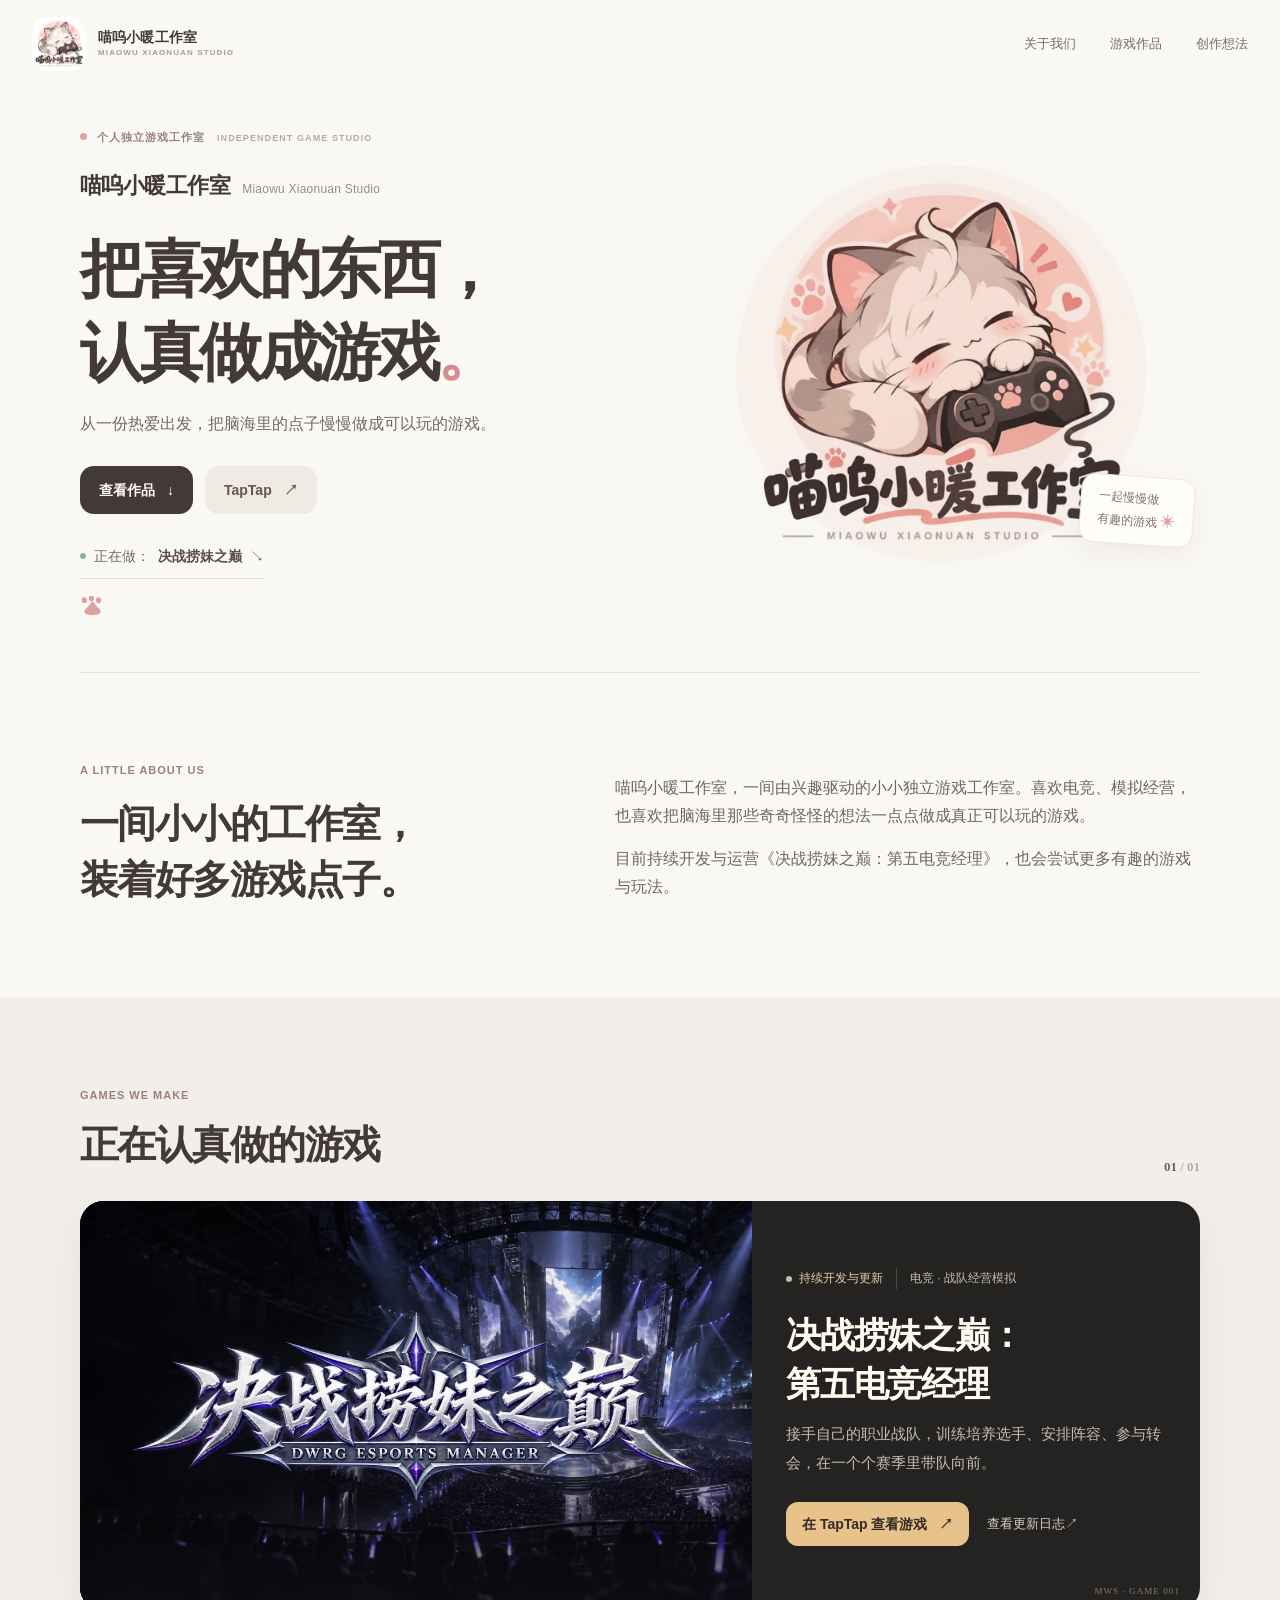
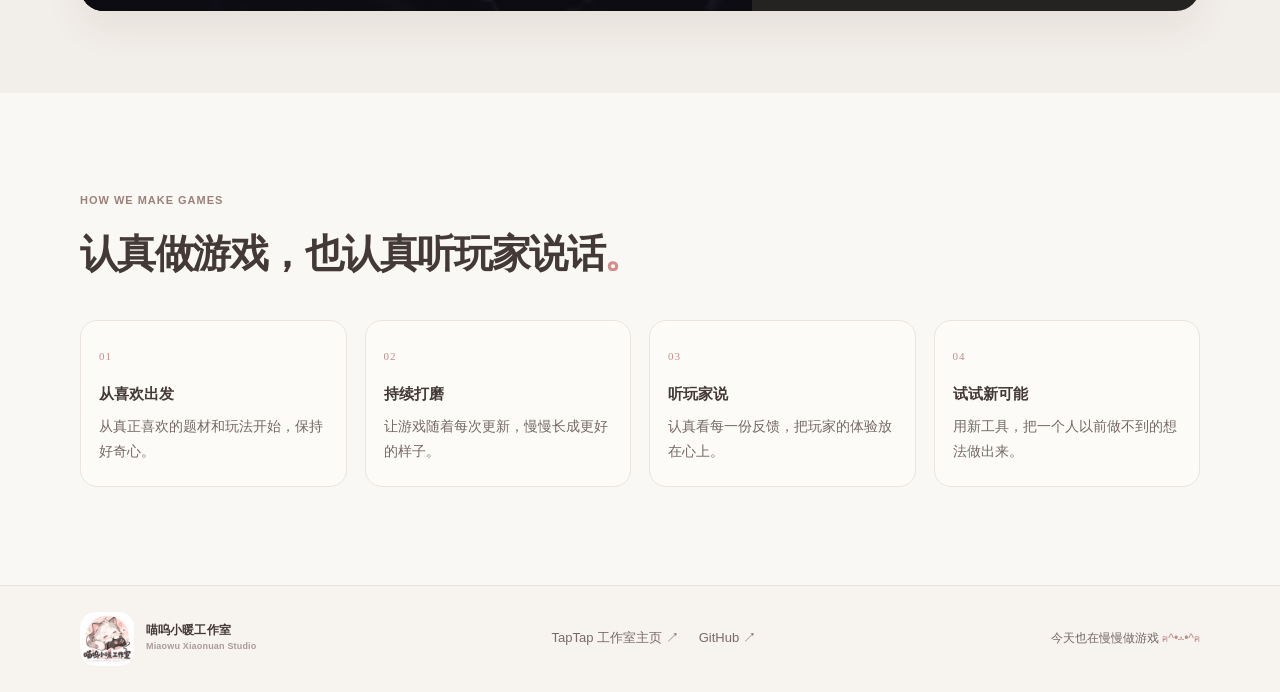
<file: index.html>
<!doctype html>
<html lang="zh-CN">
<head>
  <meta charset="utf-8">
  <meta name="viewport" content="width=device-width, initial-scale=1">
  <meta name="theme-color" content="#faf8f5">
  <meta name="description" content="喵呜小暖工作室是一间由兴趣驱动的独立游戏工作室，正在认真开发与运营《决战捞妹之巅：第五电竞经理》。">
  <meta property="og:type" content="website">
  <meta property="og:title" content="喵呜小暖工作室 · Miaowu Xiaonuan Studio">
  <meta property="og:description" content="把喜欢的东西，认真做成游戏。">
  <meta property="og:image" content="assets/og-image.png">
  <meta name="twitter:card" content="summary_large_image">
  <meta name="twitter:title" content="喵呜小暖工作室 · Miaowu Xiaonuan Studio">
  <meta name="twitter:description" content="把喜欢的东西，认真做成游戏。">
  <meta name="twitter:image" content="assets/og-image.png">
  <link rel="icon" type="image/png" sizes="32x32" href="assets/favicon-32.png">
  <link rel="icon" type="image/png" sizes="64x64" href="assets/favicon.png">
  <link rel="apple-touch-icon" href="assets/apple-touch-icon.png">
  <link rel="stylesheet" href="assets/site.css">
  <title>喵呜小暖工作室 · Miaowu Xiaonuan Studio</title>
</head>
<body>
  <a class="skip-link" href="#main">跳到主要内容</a>
  <header class="site-header">
    <a class="brand" href="#top" aria-label="喵呜小暖工作室首页"><img src="assets/studio-logo.webp" width="64" height="64" alt="喵呜小暖工作室：抱着游戏手柄的布偶猫标志"><span>喵呜小暖工作室<small>MIAOWU XIAONUAN STUDIO</small></span></a>
    <nav aria-label="主导航"><a href="#about"><span class="nav-full">关于我们</span><span class="nav-short">关于</span></a><a href="#games"><span class="nav-full">游戏作品</span><span class="nav-short">作品</span></a><a href="#values"><span class="nav-full">创作想法</span><span class="nav-short">想法</span></a></nav>
  </header>
  <main id="main">
    <section class="hero wrap" id="top" aria-labelledby="hero-title">
      <div class="hero-copy">
        <span class="eyebrow"><span class="dot"></span> 个人独立游戏工作室 <span class="en-label">INDEPENDENT GAME STUDIO</span></span>
        <div class="hero-identity"><strong>喵呜小暖工作室</strong><span>Miaowu Xiaonuan Studio</span></div><h1 id="hero-title">把喜欢的东西，<br>认真做成游戏<span class="period">。</span></h1>
        <p>从一份热爱出发，把脑海里的点子慢慢做成可以玩的游戏。</p>
        <div class="hero-actions"><a class="button button-primary" href="#games">查看作品 <span aria-hidden="true">↓</span></a><a class="button button-quiet" href="https://www.taptap.cn/developer/432179" aria-label="TapTap 工作室主页" target="_blank" rel="noopener">TapTap <span aria-hidden="true">↗</span></a></div>
        <a class="now-making" href="#games"><span class="now-dot"></span> 正在做：<strong>决战捞妹之巅</strong><span aria-hidden="true">↘</span></a>
        <span class="paw-doodle" aria-hidden="true"><svg viewBox="0 0 44 40"><path d="M22 35c-5 0-14-1-14-7 0-4 5-7 8-10 3-3 4-7 7-7s4 4 7 7c3 3 8 6 8 10 0 6-9 7-16 7ZM8 13c-3 0-5-3-5-6s2-5 5-5 5 3 5 6-2 5-5 5Zm13-3c-3 0-5-3-5-6s2-5 5-5 5 3 5 6-2 5-5 5Zm13 3c-3 0-5-3-5-6s2-5 5-5 5 3 5 6-2 5-5 5Z"/></svg></span>
      </div>
      <div class="hero-art"><div class="hero-halo"></div><img src="assets/studio-logo.webp" width="512" height="512" alt="工作室原创布偶猫抱着游戏手柄的吉祥物插画" fetchpriority="high"><span class="float-note">一起慢慢做<br>有趣的游戏 <span aria-hidden="true">✳</span></span></div>
    </section>
    <section class="about section wrap" id="about" aria-labelledby="about-title">
      <div class="section-heading"><span class="eyebrow">A LITTLE ABOUT US</span><h2 id="about-title">一间小小的工作室，<br>装着好多游戏点子。</h2></div>
      <div class="about-body"><p>喵呜小暖工作室，一间由兴趣驱动的小小独立游戏工作室。喜欢电竞、模拟经营，也喜欢把脑海里那些奇奇怪怪的想法一点点做成真正可以玩的游戏。</p><p>目前持续开发与运营《决战捞妹之巅：第五电竞经理》，也会尝试更多有趣的游戏与玩法。</p></div>
    </section>
    <section class="games section" id="games" aria-labelledby="games-title">
      <div class="wrap"><div class="section-heading games-heading"><div><span class="eyebrow">GAMES WE MAKE</span><h2 id="games-title">正在认真做的游戏</h2></div><span class="work-count">01 <i>/ 01</i></span></div>
        <article class="game-card">
          <div class="game-visual"><img class="game-backdrop" src="assets/game-key-art.jpg" width="1672" height="941" alt="" loading="lazy"><img class="game-logo" src="assets/game-logo.webp" width="1000" height="333" alt="决战捞妹之巅：第五电竞经理游戏标志" loading="lazy"></div>
          <div class="game-info"><div class="game-topline"><span class="status"><span></span> 持续开发与更新</span><span class="genre">电竞 · 战队经营模拟</span></div><h3>决战捞妹之巅：<br>第五电竞经理</h3><p>接手自己的职业战队，训练培养选手、安排阵容、参与转会，在一个个赛季里带队向前。</p><div class="game-actions"><a class="button button-gold" href="https://www.taptap.cn/app/902608" target="_blank" rel="noopener">在 TapTap 查看游戏 <span aria-hidden="true">↗</span></a><a class="feedback-link" href="https://www.taptap.cn/app/902608/topic?type=official" target="_blank" rel="noopener">查看更新日志 <span aria-hidden="true">↗</span></a></div><span class="game-index">MWS · GAME 001</span></div>
        </article>
      </div>
    </section>
    <section class="values section wrap" id="values" aria-labelledby="values-title"><div class="section-heading"><span class="eyebrow">HOW WE MAKE GAMES</span><h2 id="values-title"><span class="phrase">认真做游戏，</span><span class="phrase">也认真听玩家说话<span class="period">。</span></span></h2></div><div class="values-grid"><article><span class="value-number">01</span><h3>从喜欢出发</h3><p>从真正喜欢的题材和玩法开始，保持好奇心。</p></article><article><span class="value-number">02</span><h3>持续打磨</h3><p>让游戏随着每次更新，慢慢长成更好的样子。</p></article><article><span class="value-number">03</span><h3>听玩家说</h3><p>认真看每一份反馈，把玩家的体验放在心上。</p></article><article><span class="value-number">04</span><h3>试试新可能</h3><p>用新工具，把一个人以前做不到的想法做出来。</p></article></div></section>
  </main>
  <footer class="site-footer"><div class="wrap footer-inner"><a class="footer-brand" href="#top"><img src="assets/studio-logo.webp" width="54" height="54" alt="" loading="lazy"><span>喵呜小暖工作室<small>Miaowu Xiaonuan Studio</small></span></a><div class="footer-links"><a class="footer-taptap" href="https://www.taptap.cn/developer/432179" target="_blank" rel="noopener">TapTap 工作室主页 ↗</a><a class="footer-taptap" href="https://github.com/mikufufuouo" target="_blank" rel="noopener">GitHub ↗</a></div><p>今天也在慢慢做游戏 <span aria-hidden="true">ฅ^•ﻌ•^ฅ</span></p></div></footer>
</body>
</html>
</file>
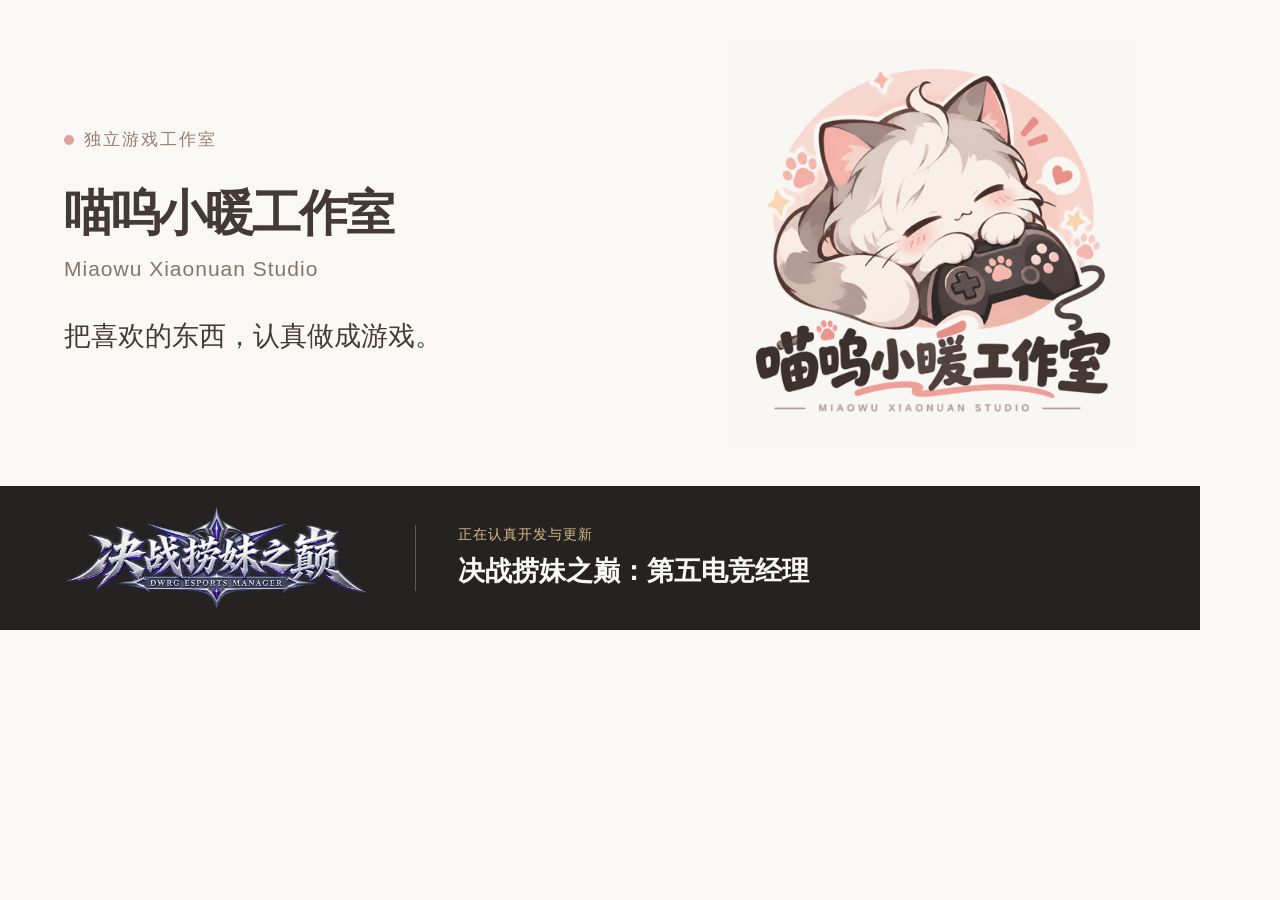
<file: design/og-card.html>
<!doctype html><html lang="zh-CN"><meta charset="utf-8"><title>喵呜小暖工作室分享图</title><style>
*{box-sizing:border-box}body{margin:0;width:1200px;height:630px;background:#faf8f5;color:#433936;font-family:-apple-system,BlinkMacSystemFont,'PingFang SC','Microsoft YaHei',sans-serif;overflow:hidden}.studio{height:486px;display:flex;align-items:center;padding:0 64px;gap:32px}.copy{flex:1}.eyebrow{font-size:17px;letter-spacing:2px;color:#967c76}.eyebrow:before{content:'';display:inline-block;width:10px;height:10px;border-radius:50%;margin-right:10px;background:#dfa2a0}h1{font-size:49px;letter-spacing:-2px;line-height:1.4;margin:28px 0 10px;font-weight:700}.english{font-size:21px;color:#827570;margin:0;letter-spacing:1px}.tagline{font-size:27px;line-height:1.6;margin:34px 0 0}.mascot{width:408px;height:408px;mix-blend-mode:multiply}.game{height:144px;display:flex;align-items:center;gap:46px;background:#252321;color:#faf8f5;padding:16px 64px}.game img{width:305px;height:auto}.game div{border-left:1px solid #665953;padding-left:42px}.game span{color:#d6b886;font-size:14px;letter-spacing:1px}.game h2{font-size:27px;line-height:1.4;margin:9px 0 0;font-weight:600}
</style><body><section class="studio"><div class="copy"><div class="eyebrow">独立游戏工作室</div><h1>喵呜小暖工作室</h1><p class="english">Miaowu Xiaonuan Studio</p><p class="tagline">把喜欢的东西，认真做成游戏。</p></div><img class="mascot" src="../assets/studio-logo.png" alt=""></section><section class="game"><img src="../assets/game-logo.png" alt=""><div><span>正在认真开发与更新</span><h2>决战捞妹之巅：第五电竞经理</h2></div></section></body></html>
</file>
<file: assets/site.css>
/* Theme and base elements */
:root {
  color-scheme: light;
  --paper: #faf8f5;
  --cream: #f4f0ec;
  --ink: #433936;
  --muted: #897d78;
  --pink: #dfa2a0;
  --blue: #7eadb9;
  --line: #e8e1dc;
  --dark: #252321;
  --gold: #e7c28a;
  --serif: Georgia,"Noto Serif SC",serif
}

* {
  box-sizing: border-box
}

html {
  scroll-behavior: smooth;
  scroll-padding-top: 90px
}

body {
  margin: 0;
  background: var(--paper);
  color: var(--ink);
  font-family: -apple-system,BlinkMacSystemFont,"Segoe UI","PingFang SC","Hiragino Sans GB","Microsoft YaHei",sans-serif;
  font-size: 16px;
  line-height: 1.75;
  -webkit-font-smoothing: antialiased
}

a {
  color: inherit;
  text-decoration: none
}

.wrap {
  width: min(1120px,calc(100% - 64px));
  margin-inline: auto
}

.skip-link {
  position: absolute;
  top: -60px;
  left: 18px;
  background: white;
  padding: 10px 16px;
  border-radius: 10px;
  z-index: 10
}

.skip-link:focus {
  top: 12px
}

/* Header and navigation */
.site-header {
  height: 88px;
  display: flex;
  align-items: center;
  justify-content: space-between;
  width: min(1240px,calc(100% - 64px));
  margin: auto
}

.brand,.footer-brand {
  display: flex;
  align-items: center;
  gap: 12px;
  font-size: 14px;
  font-weight: 750;
  line-height: 1.3;
  letter-spacing: .01em
}

.brand img {
  width: 54px;
  height: 54px;
  object-fit: cover;
  border-radius: 16px
}

.brand small,.footer-brand small {
  display: block;
  color: #aa9c96;
  font: 600 8px/1.8 -apple-system,BlinkMacSystemFont,"Segoe UI",sans-serif;
  letter-spacing: .14em
}

.site-header nav {
  display: flex;
  gap: 34px;
  font-size: 13px;
  color: #766b66
}

.site-header nav a {
  min-width: 44px;
  min-height: 44px;
  display: flex;
  align-items: center;
  justify-content: center;
  padding: 10px 0;
  white-space: nowrap
}

.nav-short {
  display: none
}

.site-header nav a:hover,.footer-taptap:hover,.feedback-link:hover {
  color: #ac6d70
}

/* Hero */
.hero {
  min-height: 545px;
  display: grid;
  grid-template-columns: 1.05fr .95fr;
  align-items: center;
  gap: 30px;
  padding-top: 34px;
  padding-bottom: 54px
}

.hero-copy {
  position: relative;
  z-index: 1
}

.eyebrow {
  font-size: 11px;
  font-weight: 700;
  letter-spacing: .09em;
  color: #9b817a
}

.en-label {
  font-size: 9px;
  letter-spacing: .12em;
  color: #b6a9a3;
  margin-left: 8px
}

.dot {
  display: inline-block;
  width: 7px;
  height: 7px;
  border-radius: 50%;
  background: var(--pink);
  vertical-align: 1px;
  margin-right: 6px
}

.hero h1 {
  font-size: clamp(39px,5.1vw,63px);
  line-height: 1.32;
  letter-spacing: -.055em;
  font-weight: 730;
  margin: 22px 0 16px
}

.period {
  color: #d58d8d
}

.hero-identity {
  display: flex;
  align-items: baseline;
  gap: 12px;
  margin-top: 17px
}

.hero-identity strong {
  font-size: 22px;
  letter-spacing: -.025em;
  white-space: nowrap
}

.hero-identity span {
  font-size: 12px;
  color: #998b85;
  letter-spacing: .02em
}

.hero-copy>p {
  font-size: 16px;
  color: #746864;
  margin: 0;
  max-width: 440px
}

.hero-actions {
  display: flex;
  gap: 12px;
  flex-wrap: wrap;
  margin-top: 28px
}

.button {
  min-height: 48px;
  display: inline-flex;
  align-items: center;
  justify-content: center;
  gap: 12px;
  padding: 0 19px;
  border-radius: 14px;
  font-weight: 650;
  font-size: 14px;
  transition: transform .16s ease,background-color .2s,color .2s
}

.button:active {
  transform: translateY(1px)
}

.button-primary {
  background: var(--ink);
  color: #fffaf7
}

.button-primary:hover {
  background: #5b4c47
}

.button-quiet {
  background: #f0eae5;
  color: #645651
}

.button-quiet:hover {
  background: #eae1db
}

.hero-art {
  height: 440px;
  position: relative;
  display: grid;
  place-items: center
}

.hero-halo {
  position: absolute;
  width: min(410px,90%);
  aspect-ratio: 1;
  border-radius: 50%;
  background: radial-gradient(circle at 50% 45%,#f6e6df 0,#f6e6df 54%,#f8f1ec 55%,#f8f1ec 69%,transparent 70%)
}

.hero-art>img {
  z-index: 1;
  width: min(410px,100%);
  height: auto;
  mix-blend-mode: multiply;
  border-radius: 36px
}

.float-note {
  position: absolute;
  z-index: 2;
  right: 1%;
  bottom: 45px;
  transform: rotate(4deg);
  background: #fffdfa;
  padding: 12px 17px;
  border: 1px solid #f0e7e1;
  border-radius: 15px;
  box-shadow: 0 8px 24px #5b413512;
  font-size: 12px;
  line-height: 1.6;
  color: #82716b
}

.float-note span {
  color: var(--pink);
  font-size: 15px
}

.now-making {
  min-height: 44px;
  margin-top: 21px;
  display: inline-flex;
  gap: 8px;
  align-items: center;
  border-bottom: 1px solid #e7dcd5;
  padding: 5px 0;
  color: #746864;
  font-size: 14px
}

.now-making strong {
  color: #5d4c47;
  font-weight: 700
}

.now-making>span:first-child {
  width: 6px;
  height: 6px;
  border-radius: 50%;
  background: #8caf9f
}

.paw-doodle {
  display: block;
  width: 24px;
  height: 22px;
  margin-top: 17px;
  color: #dba2a0
}

.paw-doodle svg {
  width: 100%;
  height: 100%;
  fill: currentColor
}

/* About and shared section spacing */
.section {
  padding-top: 82px;
  padding-bottom: 82px
}

.about {
  display: grid;
  grid-template-columns: .9fr 1.1fr;
  gap: 56px;
  border-top: 1px solid var(--line);
  align-items: start
}

.section-heading h2 {
  font-size: clamp(27px,3.2vw,39px);
  line-height: 1.45;
  letter-spacing: -.04em;
  margin: 13px 0 0;
  font-weight: 700
}

.section-heading h2 .phrase {
  display: inline-block
}


.about-body {
  padding-top: 19px;
  color: #716661;
  font-size: 16px
}

.about-body p {
  margin: 0 0 15px
}

/* Featured game */
.games {
  background: #f2eee9
}

.games-heading {
  display: flex;
  align-items: end;
  justify-content: space-between;
  margin-bottom: 28px
}

.games-heading h2 {
  margin-top: 9px
}

.work-count {
  font: 600 13px/1 Georgia,serif;
  color: #71645c
}

.work-count i {
  font-style: normal;
  color: #b3a9a2
}

.game-card {
  display: grid;
  grid-template-columns: 1.2fr .8fr;
  background: var(--dark);
  border-radius: 24px;
  overflow: hidden;
  box-shadow: 0 16px 38px #4a352013;
  color: #f8f2e9
}

.game-visual {
  min-height: 410px;
  position: relative;
  overflow: hidden;
  background: #111322
}

.game-visual:after {
  content: "";
  position: absolute;
  inset: 45% 0 0;
  background: linear-gradient(transparent,#111018aa);
  pointer-events: none
}

.game-visual .game-backdrop {
  position: absolute;
  width: 100%;
  height: 100%;
  object-fit: cover;
  inset: 0
}

.game-visual .game-logo {
  position: absolute;
  z-index: 2;
  left: 7.5%;
  top: 50%;
  width: 85%;
  height: auto;
  max-height: 82%;
  object-fit: contain;
  transform: translateY(-50%);
  filter: drop-shadow(0 4px 15px #10101c99)
}

.game-info {
  position: relative;
  padding: 36px 34px 34px;
  display: flex;
  flex-direction: column;
  justify-content: center
}

.game-topline {
  display: flex;
  gap: 13px;
  align-items: center;
  flex-wrap: wrap;
  font-size: 12px;
  color: #c6bdb2
}

.status {
  display: inline-flex;
  align-items: center;
  gap: 7px;
  color: #e5cda8
}

.status span {
  width: 6px;
  height: 6px;
  background: #a8c9a4;
  border-radius: 50%
}

.genre {
  border-left: 1px solid #514b44;
  padding-left: 13px
}

.game-info h3 {
  font-size: clamp(25px,3vw,35px);
  line-height: 1.4;
  letter-spacing: -.035em;
  margin: 21px 0 12px;
  color: #fff9ef
}

.game-info>p {
  font-size: 15px;
  line-height: 1.9;
  color: #c4bdb4;
  margin: 0;
  max-width: 380px
}

.game-actions {
  display: flex;
  flex-wrap: wrap;
  align-items: center;
  gap: 18px;
  margin-top: 25px
}

.button-gold {
  min-height: 44px;
  border-radius: 12px;
  background: #e7c28a;
  color: #332b25;
  padding-inline: 16px;
  font-size: 14px
}

.button-gold:hover {
  background: #f0d5a8
}

.feedback-link {
  min-height: 44px;
  display: inline-flex;
  align-items: center;
  font-size: 13px;
  color: #d7cec3
}

.game-index {
  position: absolute;
  bottom: 15px;
  right: 20px;
  font: 9px Georgia,serif;
  letter-spacing: .12em;
  color: #82796f
}

/* Studio values and footer */
.values {
  padding-top: 92px;
  padding-bottom: 98px
}

.values .section-heading {
  max-width: 720px
}

.values-grid {
  display: grid;
  grid-template-columns: repeat(4,1fr);
  gap: 18px;
  margin-top: 37px
}

.values-grid article {
  padding: 20px 18px 21px;
  border: 1px solid #ebe4df;
  border-radius: 17px;
  background: #fdfbf8;
  transition: transform .2s ease,box-shadow .2s ease
}

.values-grid article:hover {
  transform: translateY(-2px);
  box-shadow: 0 8px 22px #5b41350b
}

.value-number {
  font: 11px Georgia,serif;
  color: #c28d89;
  letter-spacing: .1em
}

.values-grid h3 {
  font-size: 15px;
  margin: 12px 0 7px
}

.values-grid p {
  font-size: 14px;
  color: #746864;
  margin: 0;
  line-height: 1.8
}

.site-footer {
  border-top: 1px solid var(--line);
  padding: 26px 0;
  background: #f7f3ef
}

.footer-inner {
  display: flex;
  align-items: center;
  justify-content: space-between;
  gap: 18px
}

.footer-brand {
  font-size: 12px
}

.footer-brand img {
  object-fit: cover;
  border-radius: 15px
}

.footer-brand small {
  font-size: 9px;
  letter-spacing: .02em;
  text-transform: none
}

.footer-links {
  display: flex;
  gap: 20px;
  align-items: center
}

.footer-taptap {
  min-height: 44px;
  display: inline-flex;
  align-items: center;
  font-size: 13px;
  color: #796b65
}

.footer-inner>p {
  margin: 0;
  color: #746864;
  font-size: 12px
}

.footer-inner>p span {
  color: #bd8886
}

/* Responsive layouts */
@media(max-width:800px) {
  .wrap {
    width: min(100% - 42px,620px)
  }
  .site-header {
    width: calc(100% - 42px);
    height: 76px
  }
  .brand img {
    width: 46px;
    height: 46px
  }
  .site-header nav {
    gap: 17px;
    font-size: 13px
  }
  .hero {
    grid-template-columns: 1fr .85fr;
    gap: 8px;
    min-height: 450px;
    padding-top: 22px;
    padding-bottom: 45px
  }
  .hero h1 {
    font-size: clamp(32px,4.8vw,40px)
  }
  .hero-identity {
    flex-direction: column;
    align-items: flex-start;
    gap: 2px
  }
  .hero-art {
    height: 340px
  }
  .hero-art>img {
    width: 100%
  }
  .hero-halo {
    width: 95%
  }
  .float-note {
    font-size: 10px;
    right: -3%;
    bottom: 16px
  }
  .button {
    padding: 0 14px;
    font-size: 14px
  }
  .hero-actions {
    gap: 8px
  }
  .en-label {
    display: block;
    margin-left: 15px;
    margin-top: 3px
  }
  .section {
    padding-top: 64px;
    padding-bottom: 64px
  }
  .about {
    gap: 30px
  }
  .game-card {
    grid-template-columns: 1fr 1fr
  }
  .game-visual {
    min-height: 370px
  }
  .game-info {
    padding: 25px 22px 35px
  }
  .values-grid {
    grid-template-columns: repeat(2,1fr)
  }
}

@media(max-width:560px) {
  .wrap {
    width: calc(100% - 40px)
  }
  .site-header {
    width: calc(100% - 36px);
    height: 70px
  }
  .brand {
    gap: 8px;
    font-size: 12px
  }
  .brand img {
    width: 40px;
    height: 40px;
    border-radius: 12px
  }
  .brand small {
    display: none
  }
  .site-header nav {
    gap: 7px;
    font-size: 13px
  }
  .nav-full {
    display: none
  }
  .nav-short {
    display: inline
  }
  .site-header nav a {
    padding: 12px 0
  }
  .hero {
    display: flex;
    flex-direction: column;
    align-items: stretch;
    gap: 0;
    padding-top: 40px;
    padding-bottom: 35px;
    min-height: 0
  }
  .hero-copy {
    order: 1
  }
  .hero .eyebrow {
    font-size: 10px
  }
  .en-label {
    display: none
  }
  .hero h1 {
    font-size: clamp(37px,10.2vw,48px);
    margin: 17px 0 10px;
    line-height: 1.38
  }
  .hero-copy>p {
    font-size: 16px
  }
  .hero-actions {
    margin-top: 20px;
    gap: 8px
  }
  .button {
    min-height: 46px;
    padding-inline: 13px;
    font-size: 14px;
    border-radius: 12px
  }
  .hero-art {
    order: 2;
    height: min(77vw,330px);
    margin-top: 5px
  }
  .hero-art>img {
    width: min(78vw,320px);
    border-radius: 25px
  }
  .hero-halo {
    width: min(75vw,300px)
  }
  .float-note {
    right: 1%;
    bottom: 8px
  }
  .paw-doodle {
    position: absolute;
    right: 0;
    top: auto;
    bottom: 12px;
    margin: 0
  }
  .now-making {
    margin-top: 13px;
    font-size: 13px
  }
  .section {
    padding-top: 55px;
    padding-bottom: 55px
  }
  .about {
    display: block
  }
  .section-heading h2 {
    font-size: 29px;
    line-height: 1.42
  }
  .about-body {
    padding-top: 16px;
    font-size: 16px;
    line-height: 1.9
  }
  .games-heading {
    margin-bottom: 20px
  }
  .game-card {
    grid-template-columns: 1fr;
    border-radius: 19px
  }
  .game-visual {
    min-height: 0;
    aspect-ratio: 1.55
  }
  .game-info {
    padding: 24px 21px 39px
  }
  .game-info h3 {
    font-size: 26px;
    margin: 14px 0 8px
  }
  .game-info>p {
    font-size: 14px
  }
  .game-actions {
    margin-top: 17px;
    gap: 13px
  }
  .values {
    padding-top: 66px;
    padding-bottom: 68px
  }
  .values-grid {
    gap: 10px;
    margin-top: 25px
  }
  .values-grid article {
    padding: 15px 13px;
    border-radius: 14px
  }
  .values-grid h3 {
    font-size: 14px;
    margin-top: 9px
  }
  .values-grid p {
    font-size: 14px
  }
  .footer-inner {
    flex-wrap: wrap
  }
  .footer-brand {
    flex: 1 1 65%
  }
  .footer-brand img {
    width: 44px;
    height: 44px
  }
  .footer-links {
    order: 3;
    width: 100%;
    padding-top: 8px;
    border-top: 1px solid var(--line)
  }
  .footer-inner>p {
    margin-left: auto
  }
}

@media(max-width:360px) {
  .wrap {
    width: calc(100% - 32px)
  }
  .site-header {
    width: calc(100% - 24px)
  }
  .brand img {
    width: 36px;
    height: 36px
  }
  .brand {
    font-size: 12px;
    gap: 8px
  }
  .site-header nav {
    gap: 4px;
    font-size: 13px
  }
  .values-grid {
    grid-template-columns: 1fr 1fr
  }
  .game-topline {
    gap: 8px
  }
  .genre {
    padding-left: 8px
  }
  .footer-inner>p {
    font-size: 12px
  }
}

/* Motion preference and keyboard focus */
@media(prefers-reduced-motion:reduce) {
  html {
    scroll-behavior: auto
  }
  *,*::before,*::after {
    transition: none!important;
    animation: none!important
  }
}


:focus-visible {
  outline: 3px solid #54879b;
  outline-offset: 4px;
  border-radius: 5px
}

/* 新作品沿用卡片结构，保留清晰间距。 */
.game-card + .game-card {
  margin-top: 28px
}
</file>
